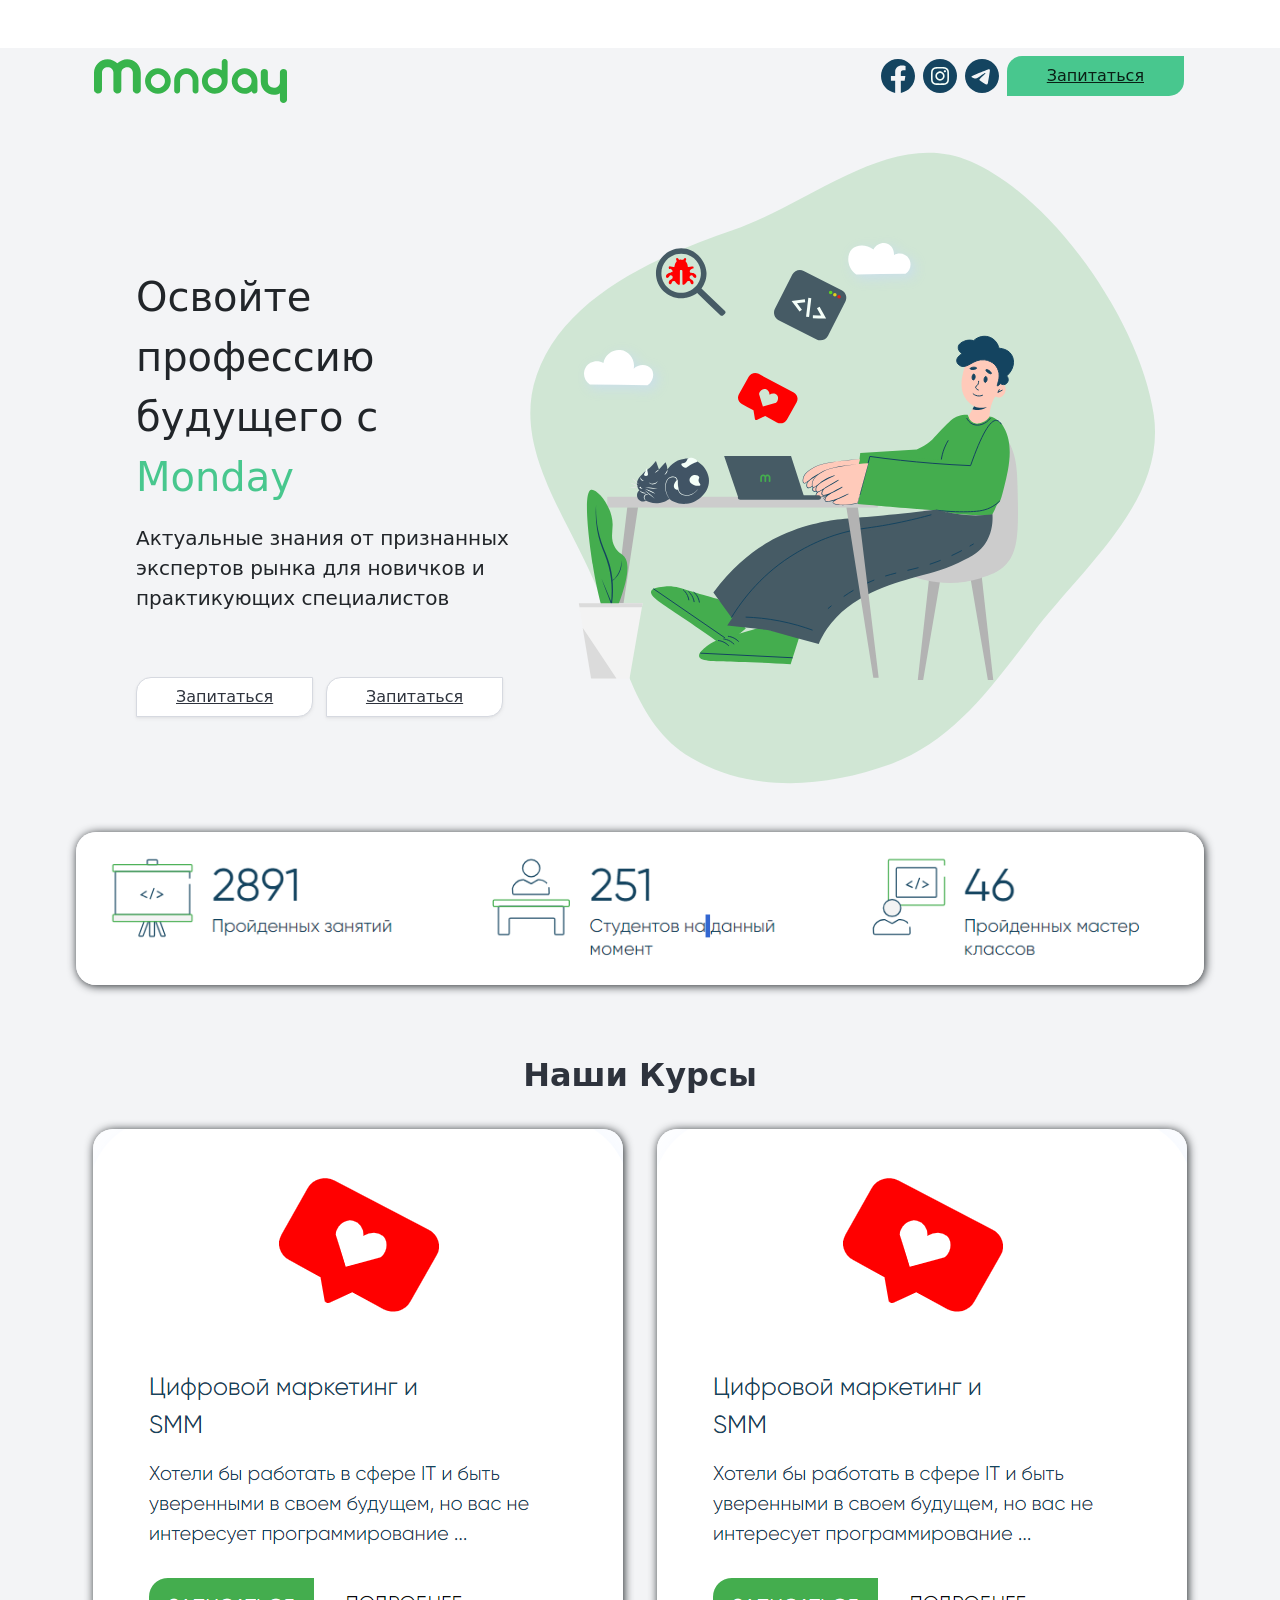
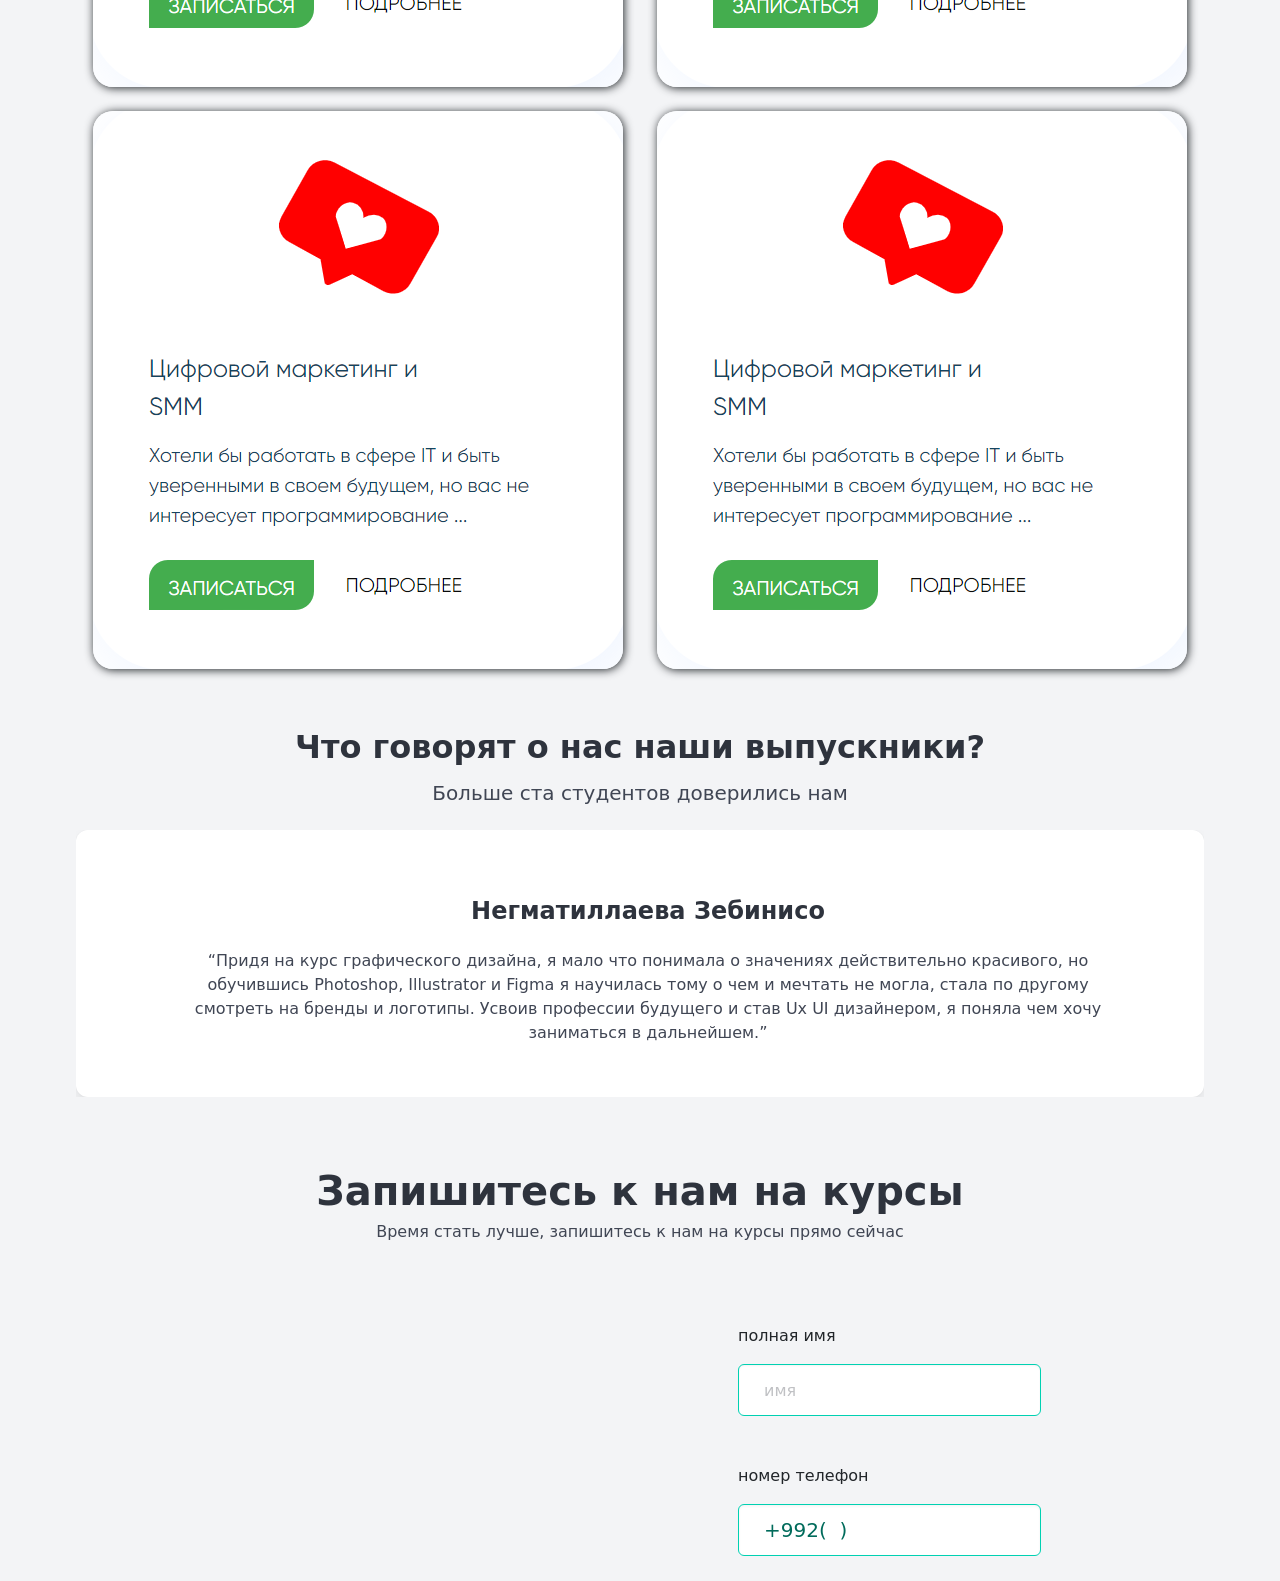
<file: index.html>
<!DOCTYPE html>
<html lang="en">
<head>
    <meta charset="UTF-8">
    <meta name="viewport" content="width=device-width, initial-scale=1.0">
    <title>Document</title>
    <link rel="stylesheet" href="css/bulma.min.css ">
    <link href="https://cdn.jsdelivr.net/npm/bootstrap@5.0.2/dist/css/bootstrap.min.css" rel="stylesheet" integrity="sha384-EVSTQN3/azprG1Anm3QDgpJLIm9Nao0Yz1ztcQTwFspd3yD65VohhpuuCOmLASjC" crossorigin="anonymous">
    <style>
    
   
       .foto{
        top: 11px;
        left: 30px;
        position: absolute;
       }
       .control{
        top: 25px;
       }
       .button{
         border-radius: 15px 0px;
       }
       .columns{
        margin-top: 70px;
        margin-left: 650px;
       }
       .ekran{
            text-align: center !important;
         }
       .ekran img{
        border-radius: 20px !important;
        box-shadow: 1px 1px 10px 0.01px;
        }
   
        .title{
          
          text-align: center !important;
        }
      .content{
        text-align: center;
      }
    .input{
      padding: 25px;
    }
    .radia{
      margin-left: 120px;
    }
    .radioo{
      margin-left: 13px;
    }
    @media screen and (max-width: 980px) {
    
      .columns{
        margin-left: 0px;

      }
      .columnsas{
     margin-bottom: px;
    }
  }
  .pozvoni{
    margin-bottom: 300px !important;
  }
   
      


       
    </style>
</head>
<body class="con has-background-white-ter">
  <div class="  container mt-5 has-background-white-ter ">
    
    <img class="foto cottainer" src="foto/logo-new.svg" alt="">  
    <div class="navbar-end">
      <div class="navbar-item  ">
        <div class="field is-grouped">
          <p class="control">
               <div class="tags are-medium ">
                <img  src="foto/фейсбок.svg" alt="">
                <img src="foto/nstagram.svg" alt="">
                <img src="foto/telegram.svg" alt="">
                <a class="button is-success " href="https://github.com/jgthms/bulma/releases/download/1.0.2/bulma-1.0.2.zip">
                  <span class="zapid px-4">Запитаться</span>
                </a>
              </p>
            </div>
          </div>
        </div>
      </div>
      
      <section class="hero is-white-ter is-halfheight">
        <div class="hero-body is-size-2">
         <div class="column mt-5">
          <p>Освойте профессию <br>будущего с <span class="mary has-text-success">Monday</span></p>
          
          <span class="ss is-size-5 mt-6 ">
            <p>Актуальные знания от признанных<br>
            экспертов рынка для новичков и<br>
            практикующих специалистов</p>
           </span >

           <a class="button is-succes mt-6" href="https://github.com/jgthms/bulma/releases/download/1.0.2/bulma-1.0.2.zip">
            <span class="zapid px-4">Запитаться</span>
          </a>
          <a class="button  mt-6" href="https://github.com/jgthms/bulma/releases/download/1.0.2/bulma-1.0.2.zip">
            <span class="zapid px-4">Запитаться</span>
          </a>
         </div>

       <img src="foto/kamputer.svg" alt="">
      </div>
  </section>
    
  <section class="has-background-white-ter is-info is-fullheight">
    
  
    <div class="ekran "><img src="foto/ekran.png" alt=""> <br> <br><br><br>
       <h1 class="title has-text-blue-monday has-text-centered h1s">
        Наши Курсы</h1>
           <div class=".columns is-vcentered is-flex  ">
             <div class="column is-6  ">
                <img src="foto/mmm.png" alt="">
              </div>
             
             <div class="column is-6  ">
              <img src="foto/mmm.png" alt="">
            </div>
          </div>
          <div class=".columns is-vcentered is-flex  ">
            <div class="column is-6  ">
               <img src="foto/mmm.png" alt="">
             </div>
            
            <div class="column is-6  ">
             <img src="foto/mmm.png" alt="">
           </div>
         </div>
     </div>
</section>
<section class="hero is-large  is-fullheight">
  <div>
    <h2 class="title is-3 mt-6">Что говорят о нас наши выпускники?</h2>
    <h5 class=" title subtitle is-5 mt-3">Больше ста студентов доверились нам</h5>
    




  <div id="carouselExampleIndicators" class="carousel slide" data-bs-ride="carousel">
    <div class="carousel-indicators">
      <button type="button" data-bs-target="#carouselExampleIndicators" data-bs-slide-to="0" class="active" aria-current="true" aria-label="Slide 1"></button>
      <button type="button" data-bs-target="#carouselExampleIndicators" data-bs-slide-to="1" aria-label="Slide 2"></button>
      <button type="button" data-bs-target="#carouselExampleIndicators" data-bs-slide-to="2" aria-label="Slide 3"></button>
    </div>
    <div class="carousel-inner">
      <div class="carousel-item active">
        
        <div class="box is-vcentered d-block w-100">
          <article class="media">
            <div class="media-left">
              
            </div>
            <div class="media-content ">
              <div class="content mt-6 is-size-6">
                <p>
                  <h3 class="title is-4">Негматиллаева Зебинисо</h3>
                  “Придя на курс графического дизайна, я мало что понимала о значениях действительно красивого, но <br> обучившись Photoshop, Illustrator и Figma я научилась тому о чем и мечтать не могла, стала по другому <br> смотреть на бренды и логотипы. Усвоив профессии будущего и став Ux UI дизайнером, я поняла чем хочу <br>заниматься в дальнейшем.”
                </p>
              </div>
              <nav class="level is-mobile">
                <div class="level-left">
                  <a class="level-item" aria-label="reply">
                    <span class="icon is-small">
                      <i class="fas fa-reply" aria-hidden="true"></i>
                    </span>
                  </a>
                  <a class="level-item" aria-label="retweet">
                    <span class="icon is-small">
                      <i class="fas fa-retweet" aria-hidden="true"></i>
                    </span>
                  </a>
                  <a class="level-item" aria-label="like">
                    <span class="icon is-small">
                      <i class="fas fa-heart" aria-hidden="true"></i>
                    </span>
                  </a>
                </div>
            </nav>
          </div>
        </article>
      </div> <!-- <img src="..." class="d-block w-100" alt="..."> -->
    </div>
    <div class="carousel-item">
      <!-- <img src="..." class="d-block w-100" alt="..."> -->
      <div class="box is-vcentered d-block w-100">
        <article class="media">
          <div class="media-left">
            
          </div>
          <div class="media-content ">
            <div class="content mt-6 is-size-6">
              <p>
                <h3 class="title is-4">Абидов Шахзод</h3>
                “для изучения. А в Monday Academy было удобное для меня расписание занятий по курсу. Понравилась актуальность полученных знаний, их пригодность. Ещё понравился практический подход преподавателя. Все было отлично!”
              </p>
            </div>
            <nav class="level is-mobile">
              <div class="level-left">
                <a class="level-item" aria-label="reply">
                  <span class="icon is-small">
                    <i class="fas fa-reply" aria-hidden="true"></i>
                  </span>
                </a>
                <a class="level-item" aria-label="retweet">
                  <span class="icon is-small">
                    <i class="fas fa-retweet" aria-hidden="true"></i>
                  </span>
                </a>
                <a class="level-item" aria-label="like">
                  <span class="icon is-small">
                    <i class="fas fa-heart" aria-hidden="true"></i>
                  </span>
                </a>
              </div>
            </nav>
          </div>
        </article>
      </div>
    </div>
    <div class="carousel-item">
      
      <div class="box is-vcentered d-block w-100">
        <article class="media">
          <div class="media-left">
            
          </div>
          <div class="media-content ">
            <div class="content mt-6 is-size-6">
              <p>
                <h3 class="title is-4">Шукурова Шахзода</h3>
                
                Хотела бы оставить отзыв о академии Monday. Во первых понравился коллектив учителей все отзывчивые и весёлые, очень доходчиво объясняют, добрые и позитивные. Также все ребята в группе интелегентные и всегда рады помочь друг другу. Рада, что учусь в этой академии 👍
              </p>
            </div>
            <nav class="level is-mobile">
              <div class="level-left">
                <a class="level-item" aria-label="reply">
                  <span class="icon is-small">
                    <i class="fas fa-reply" aria-hidden="true"></i>
                  </span>
                </a>
                <a class="level-item" aria-label="retweet">
                  <span class="icon is-small">
                    <i class="fas fa-retweet" aria-hidden="true"></i>
                  </span>
                </a>
                <a class="level-item" aria-label="like">
                  <span class="icon is-small">
                    <i class="fas fa-heart" aria-hidden="true"></i>
                  </span>
                </a>
              </div>
            </nav>
          </div>
        </article>
      </div><!-- <img src="..." class="d-block w-100" alt="..."> -->
    </div>
  </div>
  <button class="carousel-control-prev" type="button" data-bs-target="#carouselExampleIndicators" data-bs-slide="prev">
    <span class="carousel-control-prev-icon" aria-hidden="true"></span>
    <span class="visually-hidden">Previous</span>
  </button>
  <button class="carousel-control-next" type="button" data-bs-target="#carouselExampleIndicators" data-bs-slide="next">
    <span class="carousel-control-next-icon" aria-hidden="true"></span>
    <span class="visually-hidden">Next</span>
  </button>
</div>
<br><br><br>
<h4 class="title is-2 ">Запишитесь к нам на курсы</h4>

<h4 class="subtitle title is-6 mt-2">Время стать лучше, запишитесь к нам на курсы прямо сейчас</h4>

<div class="columns">

  <div class="column is-8 ">
    <p>полная имя</p>
    <input class="input is-primary " type="text" required placeholder="имя" /><br><br><br>
        <p>номер телефон</p>
    <input class="input is-primary  is-medium " type="tel" required placeholder="+992 "value="+992(  ) " />
    
  

  
 </div>
</div>
</section>
 
     

     
     
     
     
     
     
        
      
 
    



   


 

  
       
 
            
                
        

<script src="https://cdn.jsdelivr.net/npm/bootstrap@5.0.2/dist/js/bootstrap.bundle.min.js" integrity="sha384-MrcW6ZMFYlzcLA8Nl+NtUVF0sA7MsXsP1UyJoMp4YLEuNSfAP+JcXn/tWtIaxVXM" crossorigin="anonymous"></script>
</body>
</html>
</file>
